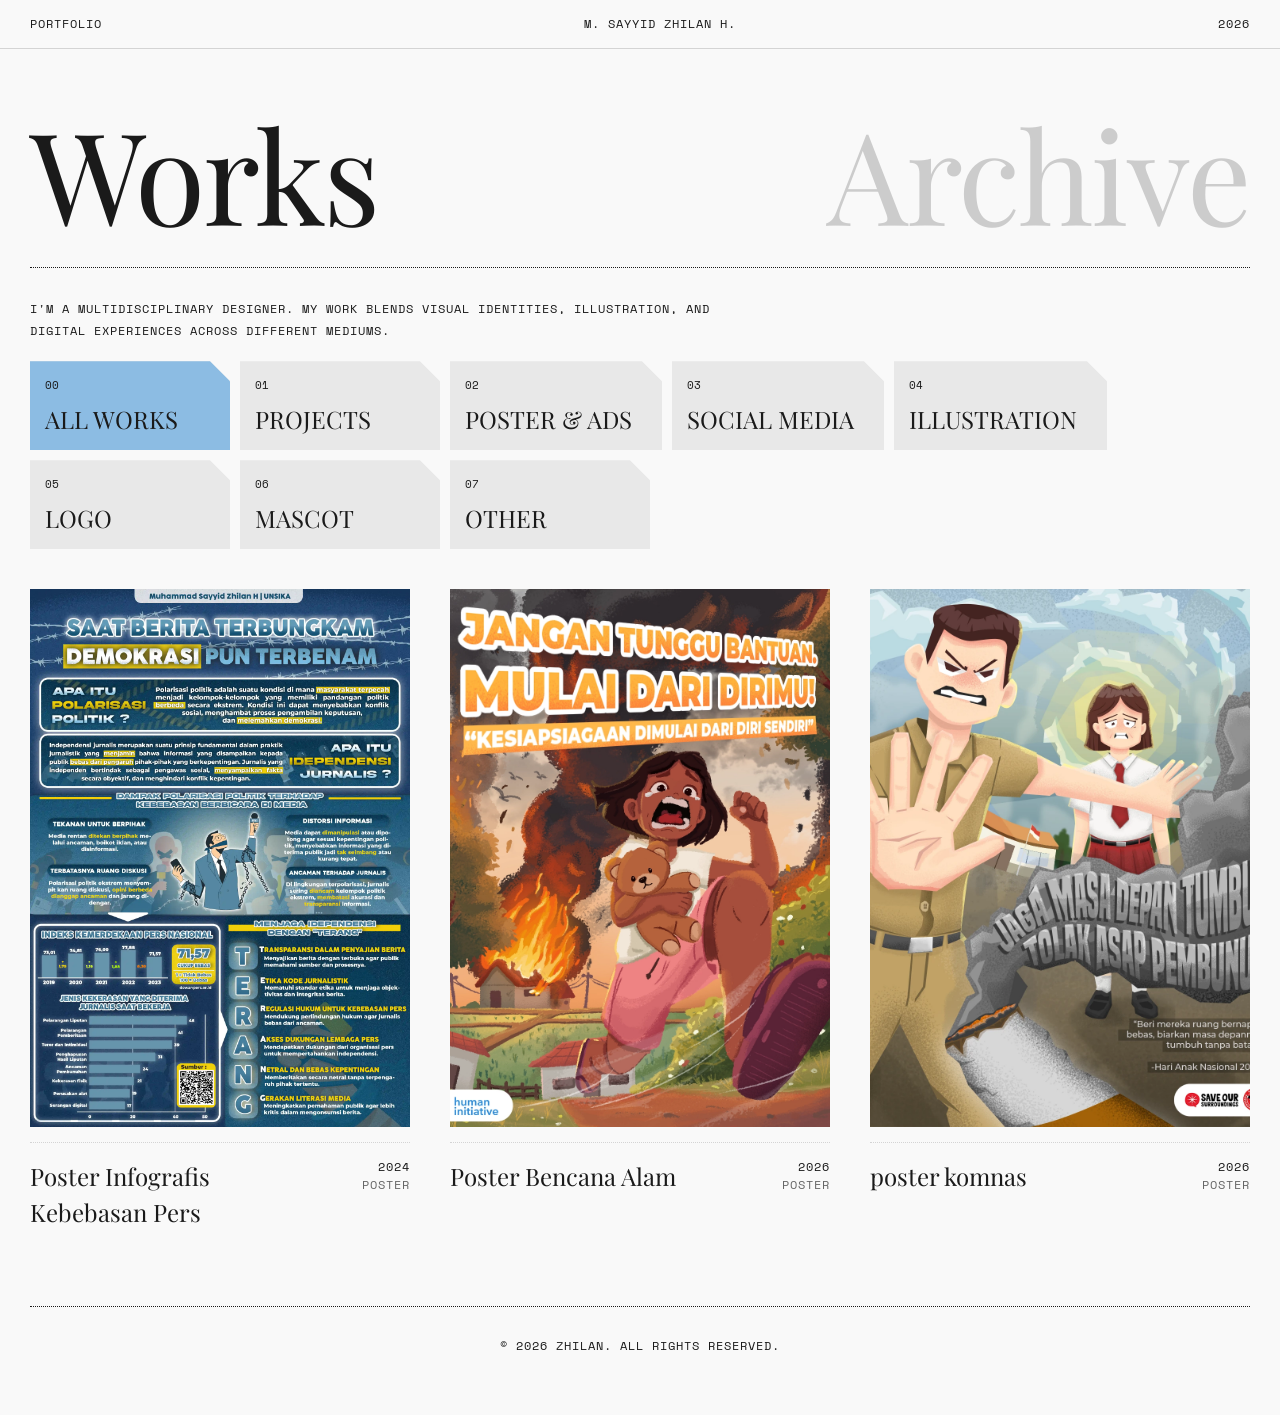
<file: index.html>
<!DOCTYPE html>
<html lang="id">
<head>
    <meta charset="UTF-8">
    <meta name="viewport" content="width=device-width, initial-scale=1.0">
    <title>ZHILAN — Works Archive</title>
    
    <link rel="icon" type="image/png" href="images/favicon.png">
    
    <!-- Google Fonts: Playfair Display (Serif) & Space Mono (Mesin Tik) -->
    <link rel="preconnect" href="https://fonts.googleapis.com">
    <link rel="preconnect" href="https://fonts.gstatic.com" crossorigin>
    <link href="https://fonts.googleapis.com/css2?family=Playfair+Display:ital,wght@0,400;0,600;1,400&family=Space+Mono:wght@400;700&display=swap" rel="stylesheet">
    
    <link rel="stylesheet" href="css/style.css">
</head>
<body>

    <!-- Top Navigation Border -->
    <div class="top-bar">
        <span class="mono-text">PORTFOLIO</span>
        <span class="mono-text">M. SAYYID ZHILAN H.</span>
        <span class="mono-text">2026</span>
    </div>

    <!-- Header Section -->
    <header class="header">
        <div class="header-content">
            <h1 class="hero-title">Works</h1>
            <h1 class="hero-title archive-text">Archive</h1>
        </div>
        <div class="dotted-divider"></div>
        <p class="hero-desc mono-text">
            I'M A MULTIDISCIPLINARY DESIGNER. MY WORK BLENDS VISUAL IDENTITIES, ILLUSTRATION, AND DIGITAL EXPERIENCES ACROSS DIFFERENT MEDIUMS.
        </p>
    </header>

    <!-- Folder Tabs Navigation -->
    <nav class="category-nav">
        <div class="tabs-container" id="filter-container">
            <!-- Bentuk tab meniru potongan folder kertas -->
            <button class="folder-tab active" data-category="all">
                <span class="tab-num">00</span> ALL WORKS
            </button>
            <button class="folder-tab" data-category="projects">
                <span class="tab-num">01</span> PROJECTS
            </button>
            <button class="folder-tab" data-category="poster">
                <span class="tab-num">02</span> POSTER & ADS
            </button>
            <button class="folder-tab" data-category="social">
                <span class="tab-num">03</span> SOCIAL MEDIA
            </button>
            <button class="folder-tab" data-category="illustration">
                <span class="tab-num">04</span> ILLUSTRATION
            </button>
            <button class="folder-tab" data-category="logo">
                <span class="tab-num">05</span> LOGO
            </button>
            <button class="folder-tab" data-category="mascot">
                <span class="tab-num">06</span> MASCOT
            </button>
            <button class="folder-tab" data-category="other">
                <span class="tab-num">07</span> OTHER
            </button>
        </div>
    </nav>

    <!-- Gallery Section -->
    <main class="main-container">
        <div class="gallery-grid" id="gallery-grid">
            <!-- Data dirender dari JS -->
        </div>
    </main>

    <footer class="footer">
        <div class="dotted-divider"></div>
        <p class="mono-text">&copy; 2026 ZHILAN. ALL RIGHTS RESERVED.</p>
        <!-- ... (kode main container gallery yang sudah ada) ... -->
    </main>

    <!-- Project Detail Modal (Hidden by default) -->
    <div id="project-modal" class="modal-overlay">
        <div class="modal-header">
            <button id="close-modal" class="mono-text close-btn">← BACK TO ARCHIVE</button>
        </div>
        <div class="modal-content">
            <!-- Bagian Kiri/Atas: Slider Gambar -->
            <div class="modal-gallery">
                <div id="modal-slider" class="slider-container">
                    <!-- Gambar akan di-inject lewat JS -->
                </div>
                <div class="scroll-hint mono-text" id="scroll-hint">SWIPE TO SEE MORE →</div>
            </div>
            
            <!-- Bagian Kanan/Bawah: Teks Deskripsi -->
            <div class="modal-info">
                <div class="dotted-divider" style="margin-top:0;"></div>
                <h2 id="modal-title" class="modal-title">Project Title</h2>
                <div class="modal-meta mono-text">
                    <span id="modal-category">CATEGORY</span> | <span id="modal-year">2026</span>
                </div>
                <p id="modal-desc" class="modal-desc">
                    Project description goes here.
                </p>
            </div>
        </div>
    </div>

    <footer class="footer">
<!-- ... (lanjutan kode footer yang sudah ada) ... -->
    </footer>

    <script src="js/works-data.js"></script>
    <script src="js/main.js"></script>
</body>
</html>
</file>
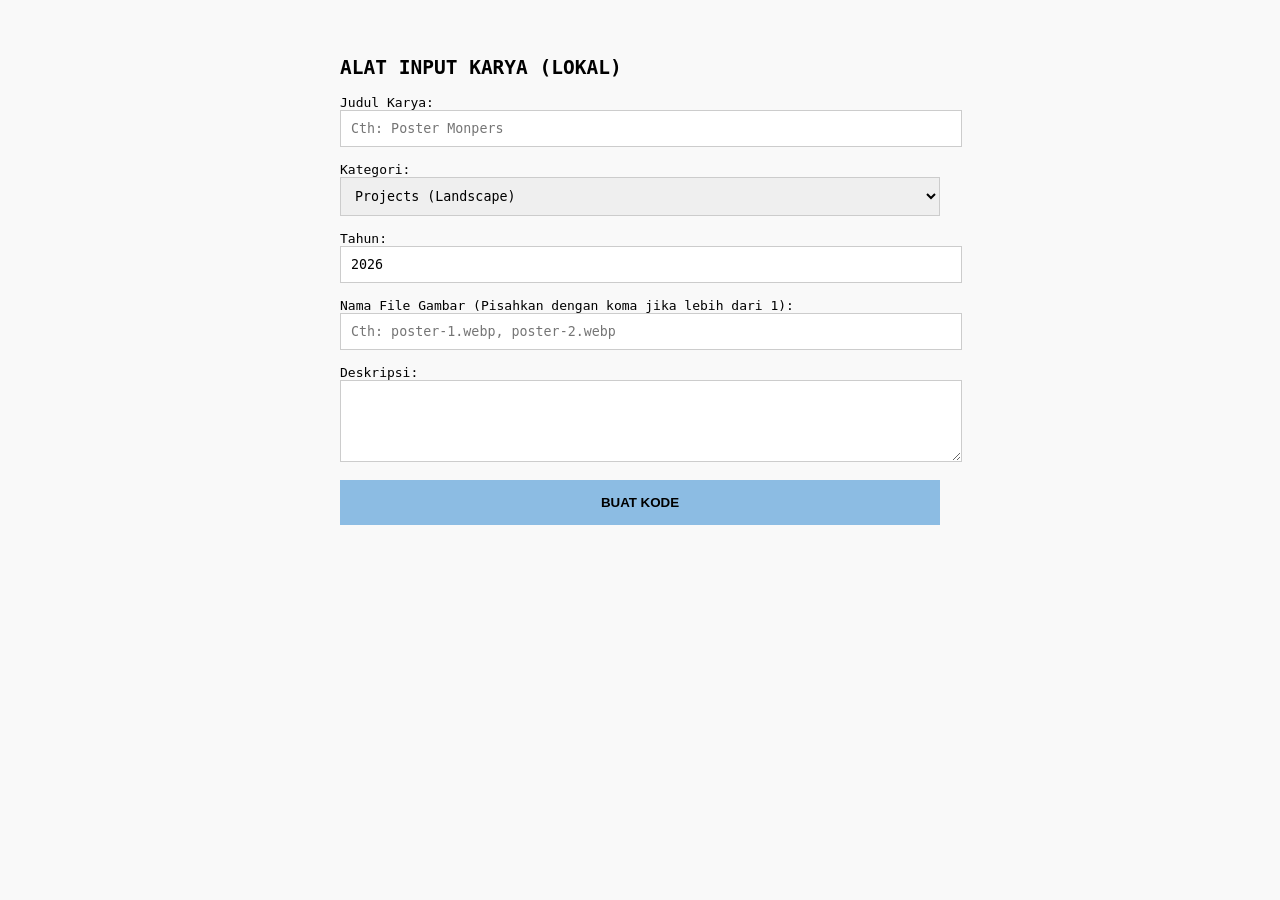
<file: alat-input.html>
<!DOCTYPE html>
<html lang="id">
<head>
    <meta charset="UTF-8">
    <title>Generator Karya Zhilan</title>
    <style>
        body { font-family: monospace; background: #f9f9f9; padding: 40px; max-width: 600px; margin: auto; }
        input, select, textarea { width: 100%; padding: 10px; margin-bottom: 15px; border: 1px solid #ccc; font-family: monospace; }
        button { background: #8cbce3; border: none; padding: 15px; width: 100%; cursor: pointer; font-weight: bold; }
        .result { background: #1a1a1a; color: #00ff00; padding: 20px; white-space: pre-wrap; margin-top: 20px; border-radius: 5px; }
    </style>
</head>
<body>
    <h2>ALAT INPUT KARYA (LOKAL)</h2>
    <label>Judul Karya:</label>
    <input type="text" id="title" placeholder="Cth: Poster Monpers">
    
    <label>Kategori:</label>
    <select id="category">
        <option value="projects">Projects (Landscape)</option>
        <option value="poster">Poster & Ads (A4)</option>
        <option value="social">Social Media (Portrait)</option>
        <option value="illustration">Illustration (A4)</option>
        <option value="logo">Logo (1:1)</option>
        <option value="mascot">Mascot (1:1)</option>
        <option value="other">Other</option>
    </select>
    
    <label>Tahun:</label>
    <input type="text" id="year" value="2026">
    
    <label>Nama File Gambar (Pisahkan dengan koma jika lebih dari 1):</label>
    <input type="text" id="images" placeholder="Cth: poster-1.webp, poster-2.webp">
    
    <label>Deskripsi:</label>
    <textarea id="desc" rows="4"></textarea>
    
    <button onclick="generateCode()">BUAT KODE</button>
    
    <div id="output" class="result" style="display:none;"></div>

    <script>
        function generateCode() {
            const title = document.getElementById('title').value;
            const category = document.getElementById('category').value;
            const year = document.getElementById('year').value;
            const desc = document.getElementById('desc').value;
            
            // Proses nama gambar jadi format array
            const imagesInput = document.getElementById('images').value;
            const imagesArray = imagesInput.split(',').map(img => `\n        "images/works/${img.trim()}"`).join(',');

            const output = `{
    title: "${title}",
    category: "${category}",
    year: "${year}",
    images: [${imagesArray}
    ],
    description: "${desc}"
},`;
            
            const outDiv = document.getElementById('output');
            outDiv.style.display = 'block';
            outDiv.textContent = output;
        }
    </script>
</body>
</html>
</file>
<file: css/style.css>
/* =========================================
   VARIABEL WARNA & FONT
   ========================================= */
:root {
    --bg-paper: #f9f9f9;         /* Putih kertas */
    --text-dark: #1a1a1a;        /* Teks gelap */
    --text-light: #cccccc;       /* Teks redup */
    --accent-blue: #8cbce3;      /* Biru soft untuk hover blok */
    --accent-grey: #e8e8e8;      /* Abu-abu folder/kertas */
    --border-color: #d4d4d4;     /* Garis batas */
    
    --font-serif: 'Playfair Display', serif;
    --font-mono: 'Space Mono', monospace;
}

* { 
    margin: 0; 
    padding: 0; 
    box-sizing: border-box; 
}

body {
    background-color: var(--bg-paper);
    color: var(--text-dark);
    font-family: var(--font-serif);
    line-height: 1.5;
}

/* =========================================
   TIPOGRAFI & GARIS EDITORIAL
   ========================================= */
.mono-text {
    font-family: var(--font-mono);
    font-size: 0.75rem;
    text-transform: uppercase;
    letter-spacing: 1px;
}

.top-bar {
    display: flex;
    justify-content: space-between;
    padding: 15px 30px;
    border-bottom: 1px solid var(--border-color);
}

.dotted-divider {
    width: 100%;
    border-top: 1px dotted var(--text-dark);
    margin: 30px 0;
}

/* =========================================
   HEADER
   ========================================= */
.header {
    padding: 60px 30px 20px;
    max-width: 1400px;
    margin: 0 auto;
}

.header-content {
    display: flex;
    justify-content: space-between;
    align-items: flex-end;
    flex-wrap: wrap;
}

.hero-title {
    font-size: clamp(4rem, 10vw, 8rem);
    font-weight: 400;
    line-height: 1;
    letter-spacing: -2px;
}

.archive-text {
    color: var(--text-light);
}

.hero-desc {
    max-width: 700px;
    color: var(--text-dark);
    line-height: 1.8;
}

/* =========================================
   NAVIGASI TAB FOLDER (Dengan Hover Biru)
   ========================================= */
.category-nav {
    max-width: 1400px;
    margin: 0 auto 40px;
    padding: 0 30px;
}

.tabs-container {
    display: flex;
    flex-wrap: wrap;
    gap: 10px;
}

.folder-tab {
    background-color: var(--accent-grey);
    border: none;
    padding: 15px 30px 15px 15px;
    font-family: var(--font-serif);
    font-size: 1.5rem;
    color: var(--text-dark);
    cursor: pointer;
    /* Bentuk potongan folder */
    clip-path: polygon(0 0, calc(100% - 20px) 0, 100% 20px, 100% 100%, 0 100%);
    display: flex;
    flex-direction: column;
    align-items: flex-start;
    min-width: 200px;
    position: relative;
    overflow: hidden; /* Kunci blok warna agar tidak keluar bentuk tab */
    z-index: 1;
}

.tab-num {
    font-family: var(--font-mono);
    font-size: 0.7rem;
    margin-bottom: 10px;
}

/* Blok warna biru yang tersembunyi di bawah */
.folder-tab::before {
    content: '';
    position: absolute;
    top: 0; left: 0;
    width: 100%; height: 100%;
    background-color: var(--accent-blue);
    transform: translateY(100%);
    transition: transform 0.4s cubic-bezier(0.16, 1, 0.3, 1);
    z-index: -1;
}

/* Efek slide saat di-hover atau aktif */
.folder-tab:hover::before, 
.folder-tab.active::before {
    transform: translateY(0);
}

/* =========================================
   GALLERY MASONRY & KARTU KARYA
   ========================================= */
.main-container {
    max-width: 1400px;
    margin: 0 auto;
    padding: 0 30px;
}

.gallery-grid {
    column-count: 3; /* Layout masonry rapat */
    column-gap: 40px;
}

.card {
    text-decoration: none;
    color: var(--text-dark);
    display: flex;
    flex-direction: column;
    break-inside: avoid; /* Mencegah kartu terpotong antar kolom */
    margin-bottom: 40px; /* Jarak vertikal */
}

.card-img-wrapper {
    width: 100%;
    overflow: hidden;
    background-color: var(--accent-grey);
    margin-bottom: 15px;
}

/* Ukuran Rasio Dinamis */
.ratio-landscape { aspect-ratio: 16 / 9; }
.ratio-portrait  { aspect-ratio: 1 / 1.414; }
.ratio-social    { aspect-ratio: 9 / 16; }
.ratio-square    { aspect-ratio: 1 / 1; }

.card-img-wrapper img {
    width: 100%;
    height: 100%;
    object-fit: cover;
    transform: scale(1); /* Tampilan awal normal (full gambar) */
    transition: transform 0.6s cubic-bezier(0.25, 1, 0.5, 1);
}

.card:hover .card-img-wrapper img {
    transform: scale(1.05); /* Gambar membesar (zoom-in) saat di-hover */
}

.card-info {
    border-top: 1px dotted var(--border-color);
    padding-top: 15px;
    display: flex;
    justify-content: space-between;
    align-items: flex-start;
}

.card-title {
    font-size: 1.5rem;
    font-weight: 400;
    max-width: 70%;
}

.card-category {
    text-align: right;
}

/* =========================================
   MODAL & SLIDER DETAIL KARYA
   ========================================= */
.modal-overlay {
    position: fixed;
    top: 0; left: 0;
    width: 100%; height: 100%;
    background-color: var(--bg-paper);
    z-index: 999;
    overflow-y: auto;
    opacity: 0;
    pointer-events: none;
    transition: opacity 0.4s ease;
}

.modal-overlay.active {
    opacity: 1;
    pointer-events: auto;
}

.modal-header {
    padding: 20px 30px;
    border-bottom: 1px dotted var(--border-color);
    position: sticky;
    top: 0;
    background-color: var(--bg-paper);
    z-index: 10;
}

/* Tombol Back to Archive (Dengan Hover Biru) */
.close-btn {
    background: none;
    border: none;
    font-size: 1rem;
    cursor: pointer;
    color: var(--text-dark);
    position: relative;
    padding: 5px 15px;
    overflow: hidden;
    z-index: 1;
}

.close-btn::before {
    content: '';
    position: absolute;
    top: 0; left: 0;
    width: 100%; height: 100%;
    background-color: var(--accent-blue);
    transform: translateY(100%);
    transition: transform 0.4s cubic-bezier(0.16, 1, 0.3, 1);
    z-index: -1;
}

.close-btn:hover::before {
    transform: translateY(0);
}

.modal-content {
    max-width: 1400px;
    margin: 0 auto;
    padding: 40px 30px;
    display: grid;
    grid-template-columns: 2fr 1fr;
    gap: 40px;
}

.slider-container {
    display: flex;
    overflow-x: auto;
    scroll-snap-type: x mandatory;
    gap: 20px;
    padding-bottom: 15px;
    scrollbar-width: thin;
}

.slider-container::-webkit-scrollbar {
    height: 6px;
}
.slider-container::-webkit-scrollbar-track {
    background: var(--accent-grey);
}
.slider-container::-webkit-scrollbar-thumb {
    background: var(--border-color);
}

.slide-item {
    flex: 0 0 100%;
    scroll-snap-align: start;
    background-color: var(--accent-grey);
}

.slide-item img {
    width: 100%;
    height: auto;
    display: block;
    object-fit: contain;
    max-height: 75vh;
}

.scroll-hint {
    font-size: 0.7rem;
    color: var(--text-light);
    margin-top: 10px;
    text-align: right;
    display: none;
}

.modal-title {
    font-size: 3rem;
    font-weight: 400;
    line-height: 1.1;
    margin-bottom: 15px;
}

.modal-meta {
    margin-bottom: 30px;
    color: #666;
}

.modal-desc {
    font-size: 1rem;
    line-height: 1.8;
}

/* =========================================
   FOOTER & RESPONSIVE
   ========================================= */
.footer {
    max-width: 1400px;
    margin: 60px auto 30px;
    padding: 0 30px;
    text-align: center;
}

@media (max-width: 1024px) { 
    .gallery-grid { column-count: 2; } 
}

@media (max-width: 900px) {
    .modal-content { grid-template-columns: 1fr; }
    .modal-title { font-size: 2.2rem; }
}

@media (max-width: 768px) {
    .top-bar { flex-direction: column; gap: 10px; text-align: center; }
    .folder-tab { flex: 1 1 100%; min-width: 100%; }
    .header-content { flex-direction: column; align-items: flex-start; }
    .gallery-grid { column-count: 1; }
}
</file>
